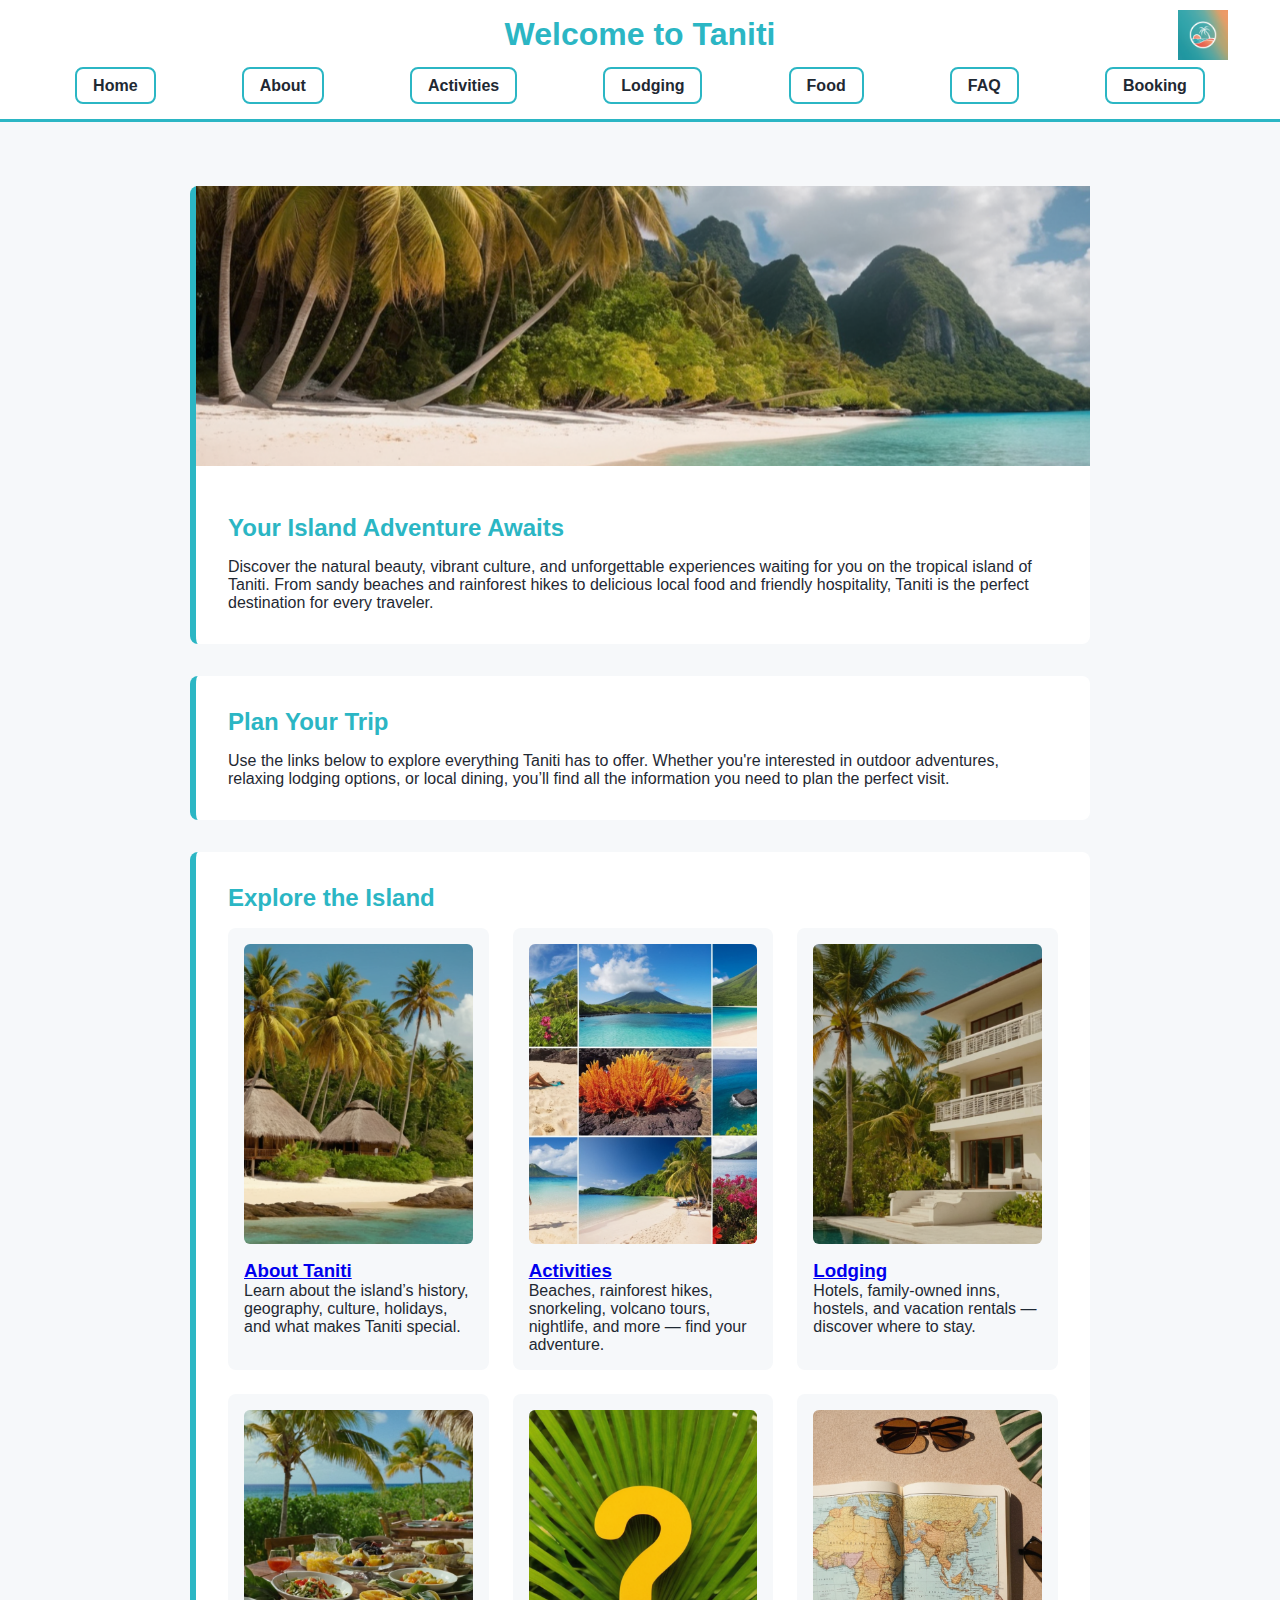
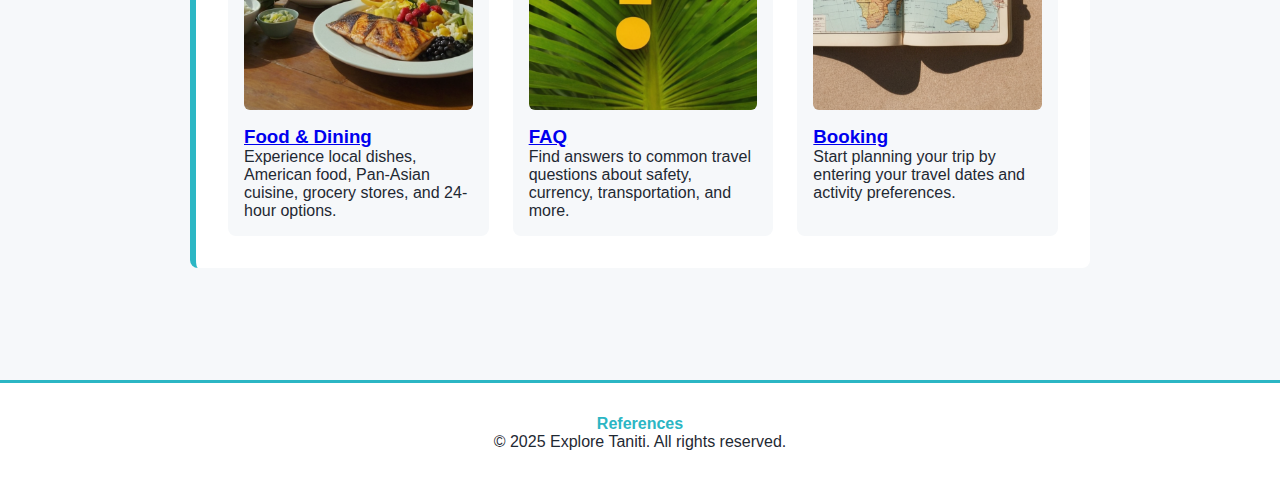
<file: index.html>
<!DOCTYPE html>
<html lang="en">
<head>
    <meta charset="UTF-8">
    <meta name="viewport" content="width=device-width, initial-scale=1.0">
    <title>Explore Taniti</title>
    <link rel="stylesheet" href="styles.css">
</head>
<body>

<header>
    <div class="title-box">
        <h1 class="site-title">Welcome to Taniti</h1>
        <img src="assets/logo.png" alt="Taniti Logo" class="logo-img">
    </div>

    <nav>
        <ul class="nav-links">
            <li><a href="index.html" class="bordered-link">Home</a></li>
            <li><a href="about.html" class="bordered-link">About</a></li>
            <li><a href="activities.html" class="bordered-link">Activities</a></li>
            <li><a href="lodging.html" class="bordered-link">Lodging</a></li>
            <li><a href="food.html" class="bordered-link">Food</a></li>
            <li><a href="faq.html" class="bordered-link">FAQ</a></li>
            <li><a href="booking.html" class="bordered-link">Booking</a></li>    
        </ul>
    </nav>
</header>

<main>

    <!-- HERO SECTION -->
    <section class="info-section" style="padding: 0;">
        <img src="assets/hero.png" alt="Taniti Island Scenic View" class="activity-img" style="height: 280px; border-radius: 0;">
        <div style="padding: 2rem;">
            <h2>Your Island Adventure Awaits</h2>
            <p>
                Discover the natural beauty, vibrant culture, and unforgettable experiences waiting for you on 
                the tropical island of Taniti. From sandy beaches and rainforest hikes to delicious local food 
                and friendly hospitality, Taniti is the perfect destination for every traveler.
            </p>
        </div>
    </section>

    <!-- QUICK OVERVIEW SECTION -->
    <section class="info-section">
        <h2>Plan Your Trip</h2>
        <p>
            Use the links below to explore everything Taniti has to offer. Whether you're interested in outdoor 
            adventures, relaxing lodging options, or local dining, you’ll find all the information you need to plan 
            the perfect visit.
        </p>
    </section>

    <!-- QUICK-LINK CARDS -->
    <section class="info-section">
        <h2>Explore the Island</h2>

        <div class="info-grid">

            <div class="info-card">
                <img src="assets/home-about.png" class="activity-img" alt="About Taniti">
                <h3><a href="about.html">About Taniti</a></h3>
                <p>
                    Learn about the island’s history, geography, culture, holidays, and what makes Taniti special.
                </p>
            </div>

            <div class="info-card">
                <img src="assets/home-activities.png" class="activity-img" alt="Taniti Activities">
                <h3><a href="activities.html">Activities</a></h3>
                <p>
                    Beaches, rainforest hikes, snorkeling, volcano tours, nightlife, and more — find your adventure.
                </p>
            </div>

            <div class="info-card">
                <img src="assets/home-lodging.png" class="activity-img" alt="Taniti Lodging">
                <h3><a href="lodging.html">Lodging</a></h3>
                <p>
                    Hotels, family-owned inns, hostels, and vacation rentals — discover where to stay.
                </p>
            </div>

            <div class="info-card">
                <img src="assets/home-food.png" class="activity-img" alt="Taniti Food">
                <h3><a href="food.html">Food & Dining</a></h3>
                <p>
                    Experience local dishes, American food, Pan-Asian cuisine, grocery stores, and 24-hour options.
                </p>
            </div>

            <div class="info-card">
                <img src="assets/home-faq.png" class="activity-img" alt="FAQ">
                <h3><a href="faq.html">FAQ</a></h3>
                <p>
                    Find answers to common travel questions about safety, currency, transportation, and more.
                </p>
            </div>

            <div class="info-card">
                <img src="assets/home-booking.png" class="activity-img" alt="Booking">
                <h3><a href="booking.html">Booking</a></h3>
                <p>
                    Start planning your trip by entering your travel dates and activity preferences.
                </p>
            </div>

        </div>
    </section>

</main>

<footer>
    <a href="references.html">References</a>
    <p>&copy; 2025 Explore Taniti. All rights reserved.</p>
</footer>

</body>
</html>
</file>
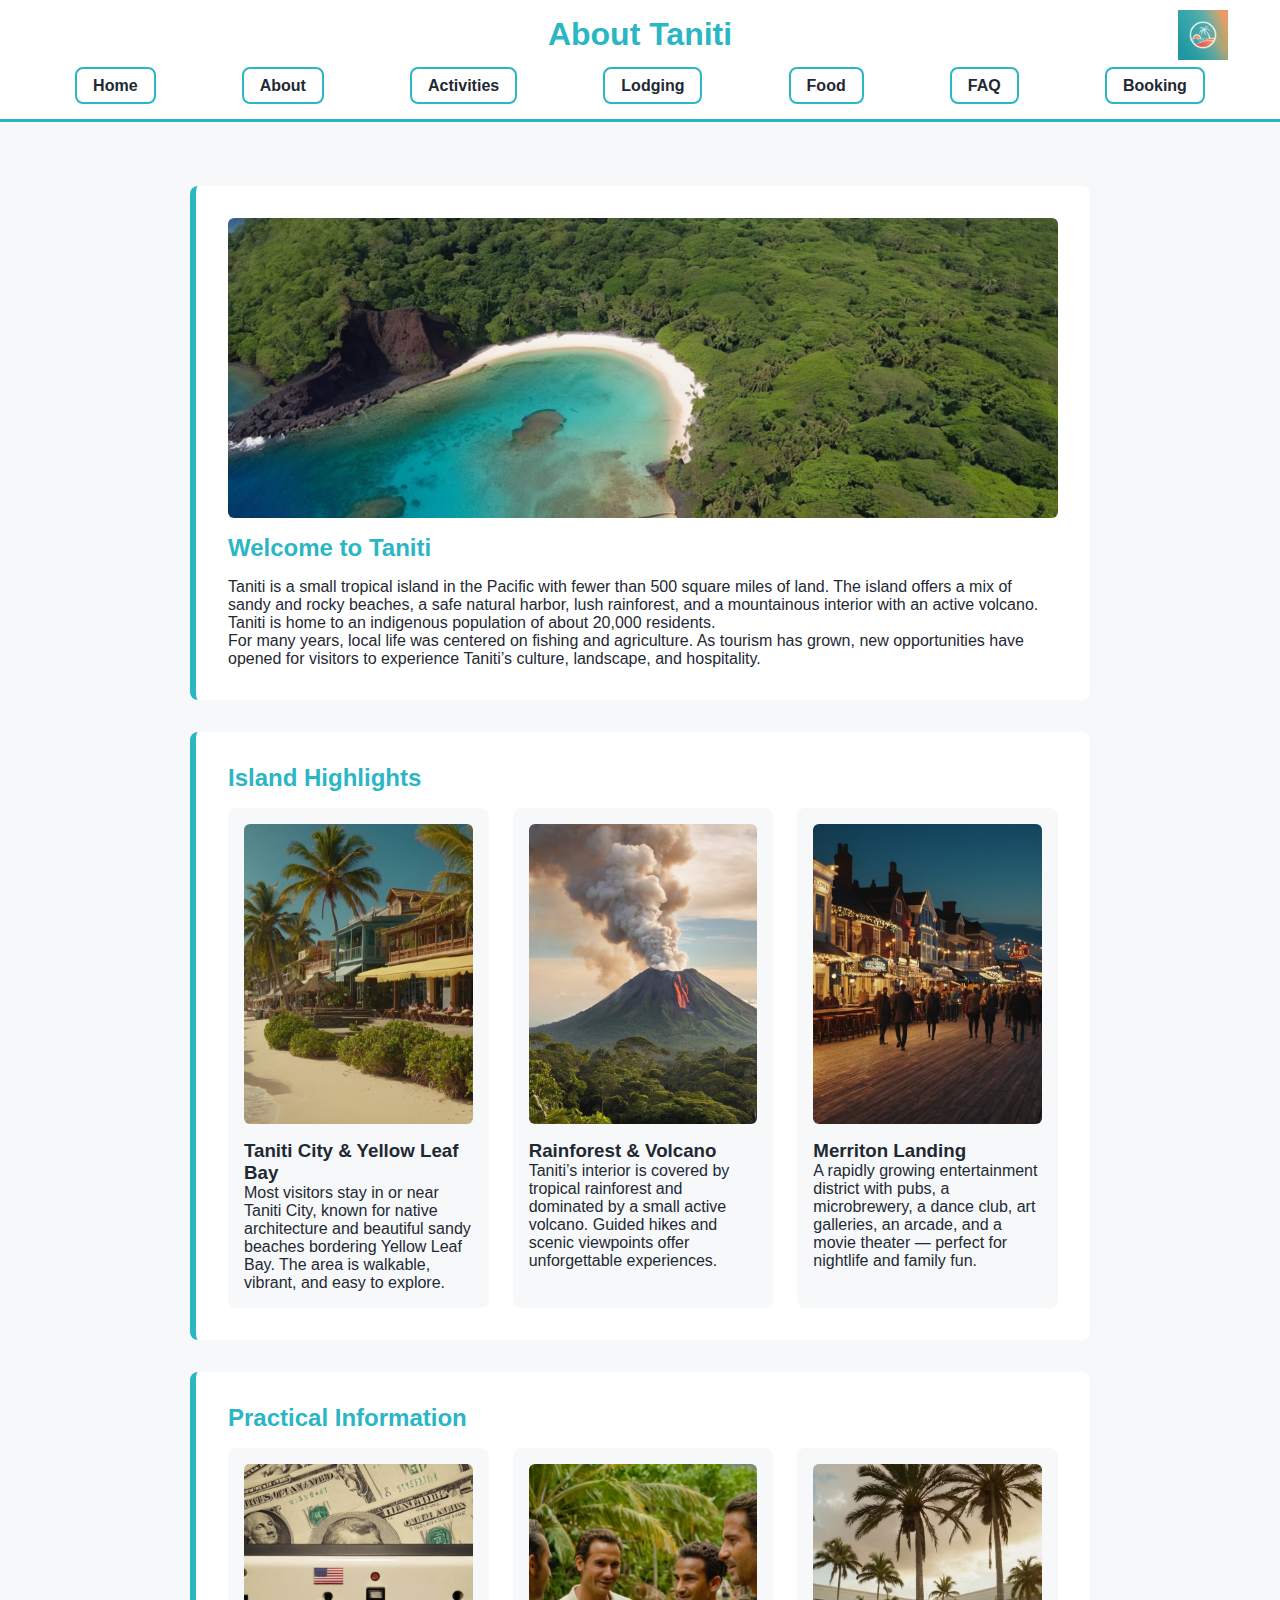
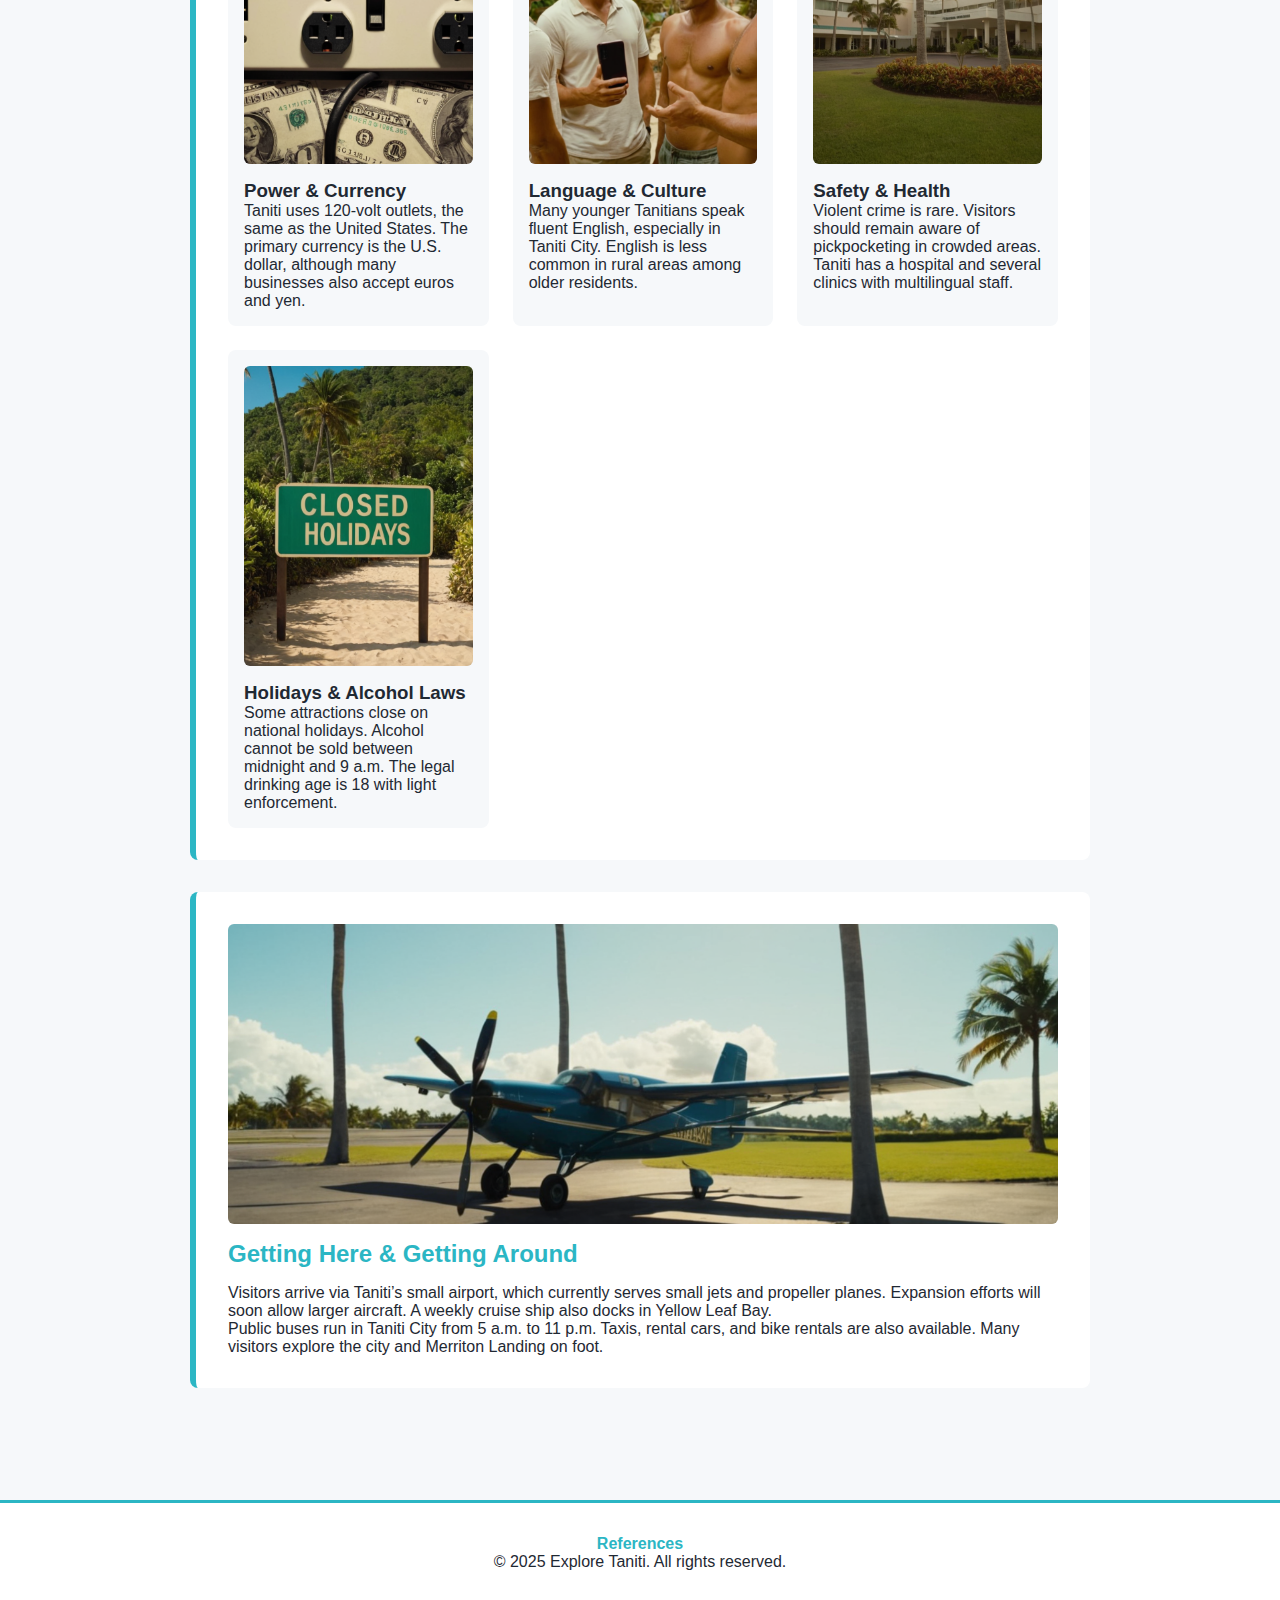
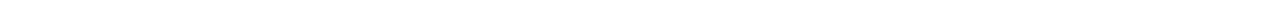
<file: about.html>
<!DOCTYPE html>
<html lang="en">
<head>
    <meta charset="UTF-8">
    <meta name="viewport" content="width=device-width, initial-scale=1.0">
    <title>About Taniti</title>
    <link rel="stylesheet" href="styles.css">
</head>
<body>

<header>
    <div class="title-box">
        <h1 class="site-title">About Taniti</h1>
        <img src="assets/logo.png" alt="Taniti Logo" class="logo-img">
    </div>

    <nav>
        <ul class="nav-links">
            <li><a href="index.html" class="bordered-link">Home</a></li>
            <li><a href="about.html" class="bordered-link">About</a></li>
            <li><a href="activities.html" class="bordered-link">Activities</a></li>
            <li><a href="lodging.html" class="bordered-link">Lodging</a></li>
            <li><a href="food.html" class="bordered-link">Food</a></li>
            <li><a href="faq.html" class="bordered-link">FAQ</a></li>
            <li><a href="booking.html" class="bordered-link">Booking</a></li>       
        </ul>
    </nav>
</header>

<main>

    <!-- SECTION 1: Welcome -->
    <section class="info-section">
        <img src="assets/about-island.png" alt="Taniti Island Overview" class="activity-img">
        <h2>Welcome to Taniti</h2>
        <p>
            Taniti is a small tropical island in the Pacific with fewer than 500 square miles of land.
            The island offers a mix of sandy and rocky beaches, a safe natural harbor, lush rainforest,
            and a mountainous interior with an active volcano. Taniti is home to an indigenous population
            of about 20,000 residents.
        </p>
        <p>
            For many years, local life was centered on fishing and agriculture. As tourism has grown,
            new opportunities have opened for visitors to experience Taniti’s culture, landscape, and
            hospitality.
        </p>
    </section>

    <!-- SECTION 2: Island Highlights -->
    <section class="info-section">
        <h2>Island Highlights</h2>

        <div class="info-grid">

            <div class="info-card">
                <img src="assets/taniti-city.png" alt="Taniti City" class="activity-img">
                <h3>Taniti City & Yellow Leaf Bay</h3>
                <p>
                    Most visitors stay in or near Taniti City, known for native architecture and beautiful
                    sandy beaches bordering Yellow Leaf Bay. The area is walkable, vibrant, and easy to explore.
                </p>
            </div>

            <div class="info-card">
                <img src="assets/volcano.png" alt="Rainforest and Volcano" class="activity-img">
                <h3>Rainforest & Volcano</h3>
                <p>
                    Taniti’s interior is covered by tropical rainforest and dominated by a small active
                    volcano. Guided hikes and scenic viewpoints offer unforgettable experiences.
                </p>
            </div>

            <div class="info-card">
                <img src="assets/merriton-landing.png" alt="Merriton Landing" class="activity-img">
                <h3>Merriton Landing</h3>
                <p>
                    A rapidly growing entertainment district with pubs, a microbrewery, a dance club, art
                    galleries, an arcade, and a movie theater — perfect for nightlife and family fun.
                </p>
            </div>

        </div>
    </section>

    <!-- SECTION 3: Practical Information -->
    <section class="info-section">
        <h2>Practical Information</h2>

        <div class="info-grid">

            <div class="info-card">
                <img src="assets/power-currency.png" alt="Power and Currency" class="activity-img">
                <h3>Power & Currency</h3>
                <p>
                    Taniti uses 120-volt outlets, the same as the United States. The primary currency is the 
                    U.S. dollar, although many businesses also accept euros and yen.
                </p>
            </div>

            <div class="info-card">
                <img src="assets/language.png" alt="Language and Culture" class="activity-img">
                <h3>Language & Culture</h3>
                <p>
                    Many younger Tanitians speak fluent English, especially in Taniti City. English is less
                    common in rural areas among older residents.
                </p>
            </div>

            <div class="info-card">
                <img src="assets/health-safety.png" alt="Health and Safety" class="activity-img">
                <h3>Safety & Health</h3>
                <p>
                    Violent crime is rare. Visitors should remain aware of pickpocketing in crowded areas.
                    Taniti has a hospital and several clinics with multilingual staff.
                </p>
            </div>

            <div class="info-card">
                <img src="assets/holiday-closed.png" alt="Holiday Closures and Alcohol Laws" class="activity-img">
                <h3>Holidays & Alcohol Laws</h3>
                <p>
                    Some attractions close on national holidays. Alcohol cannot be sold between midnight 
                    and 9 a.m. The legal drinking age is 18 with light enforcement.
                </p>
            </div>

        </div>
    </section>

    <!-- SECTION 4: Getting Here -->
    <section class="info-section">
        <img src="assets/airport.png" alt="Taniti Airport" class="activity-img">
        <h2>Getting Here & Getting Around</h2>
        <p>
            Visitors arrive via Taniti’s small airport, which currently serves small jets and propeller 
            planes. Expansion efforts will soon allow larger aircraft. A weekly cruise ship also docks 
            in Yellow Leaf Bay.
        </p>
        <p>
            Public buses run in Taniti City from 5 a.m. to 11 p.m. Taxis, rental cars, and bike rentals 
            are also available. Many visitors explore the city and Merriton Landing on foot.
        </p>
    </section>

</main>

<footer>
    <a href="references.html">References</a>
    <p>&copy; 2025 Explore Taniti. All rights reserved.</p>
</footer>

</body>
</html>
</file>
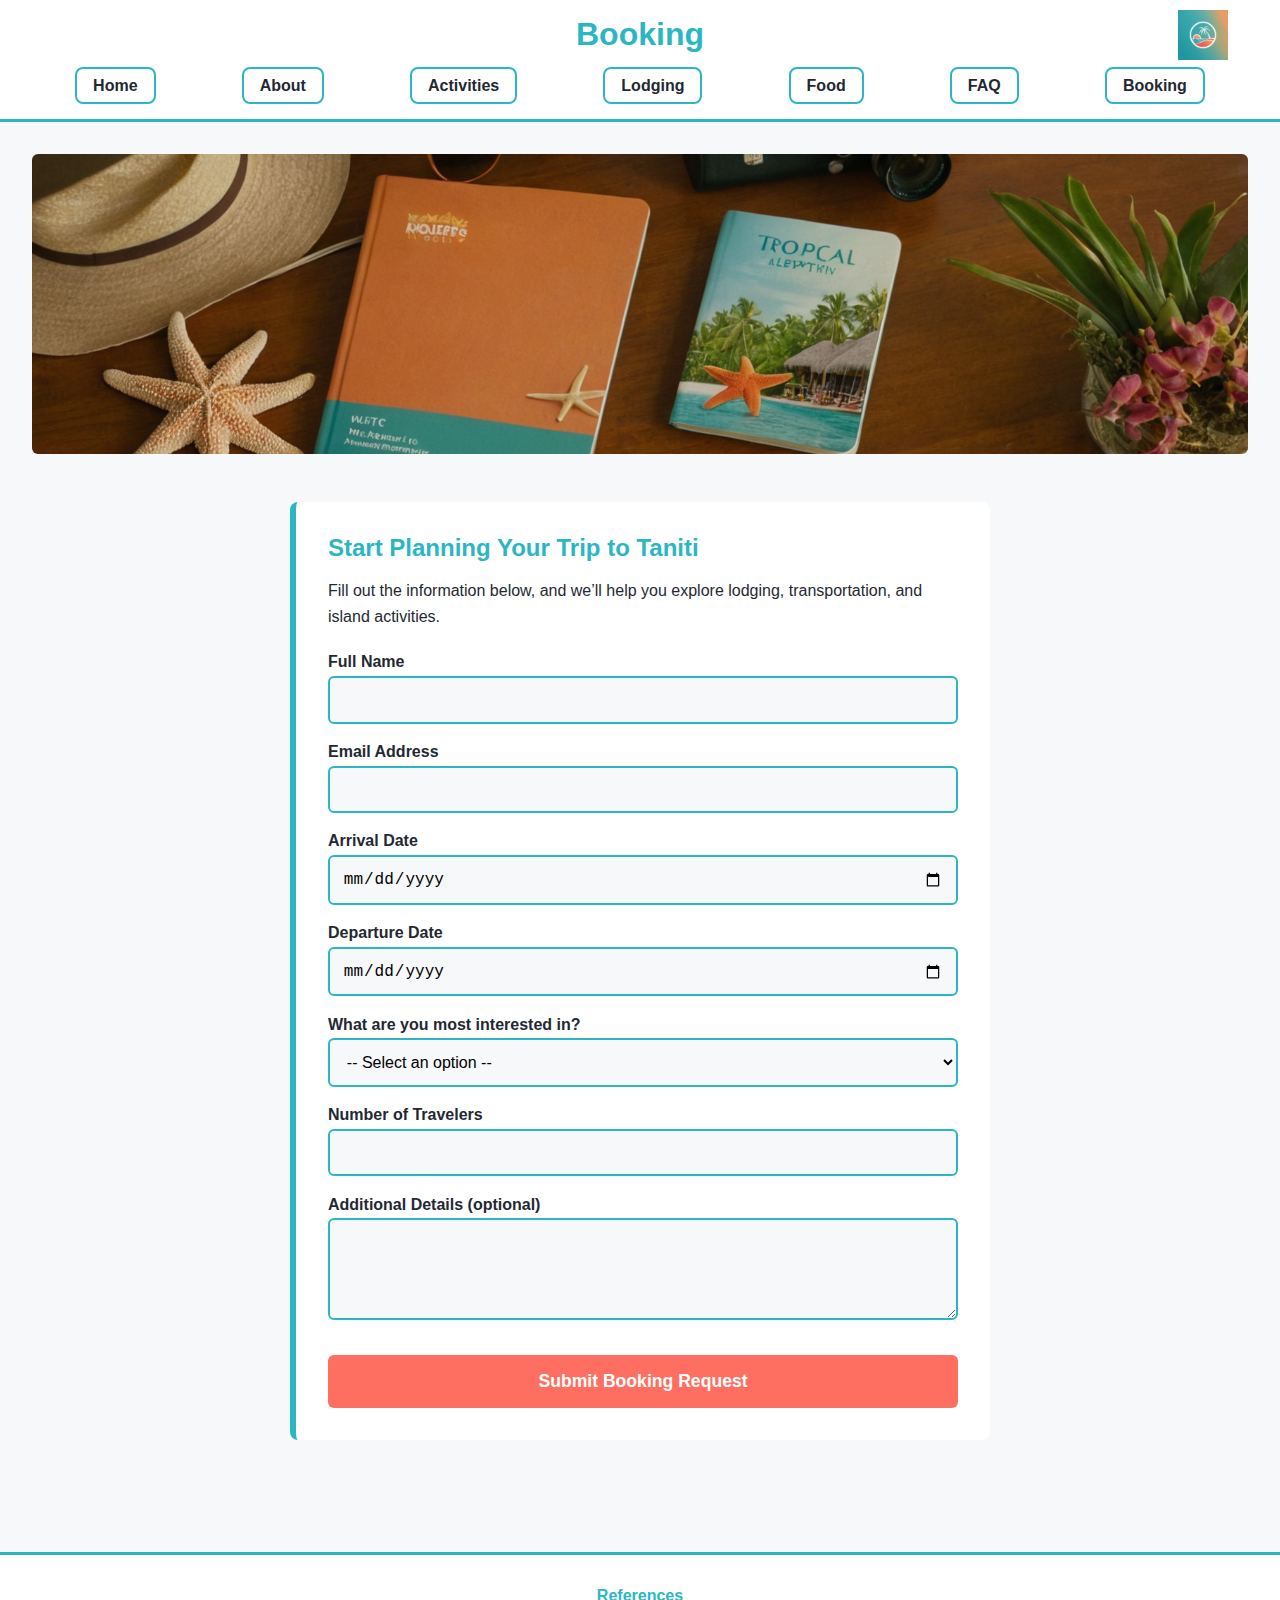
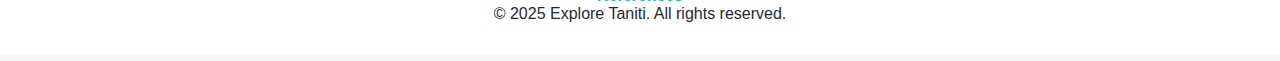
<file: booking.html>
<!DOCTYPE html>
<html lang="en">
<head>
    <meta charset="UTF-8">
    <meta name="viewport" content="width=device-width, initial-scale=1.0">
    <title>Booking</title>
    <link rel="stylesheet" href="styles.css">
</head>
<body>

    <header>
        <div class="title-box">
            <h1 class="site-title">Booking</h1>
            <img src="assets/logo.png" alt="Taniti Logo" class="logo-img">
        </div>
        <nav>
            <ul class="nav-links">
                <li><a href="index.html" class="bordered-link">Home</a></li>
            <li><a href="about.html" class="bordered-link">About</a></li>
            <li><a href="activities.html" class="bordered-link">Activities</a></li>
            <li><a href="lodging.html" class="bordered-link">Lodging</a></li>
            <li><a href="food.html" class="bordered-link">Food</a></li>
            <li><a href="faq.html" class="bordered-link">FAQ</a></li>
            <li><a href="booking.html" class="bordered-link">Booking</a></li>        
            </ul>
            
        </nav>
    </header>
    <main>
        <img src="assets/booking-header.png" alt="Booking Header" class="activity-img">

        <section class="booking-section">
        <h2>Start Planning Your Trip to Taniti</h2>
        <p>Fill out the information below, and we’ll help you explore lodging, transportation, and island activities.</p>

        <form class="booking-form">

            <!-- TRAVELER INFO -->
            <div class="form-group">
                <label for="fullname">Full Name</label>
                <input type="text" id="fullname" name="fullname" required>
            </div>

            <div class="form-group">
                <label for="email">Email Address</label>
                <input type="email" id="email" name="email" required>
            </div>

            <!-- TRAVEL DATES -->
            <div class="form-group">
                <label for="arrival">Arrival Date</label>
                <input type="date" id="arrival" name="arrival" required>
            </div>

            <div class="form-group">
                <label for="departure">Departure Date</label>
                <input type="date" id="departure" name="departure" required>
            </div>

            <!-- ISLAND INTERESTS -->
            <div class="form-group">
                <label for="interests">What are you most interested in?</label>
                <select id="interests" name="interests" required>
                    <option value="">-- Select an option --</option>
                    <option value="beaches">Beaches</option>
                    <option value="volcano">Volcano Tours</option>
                    <option value="rainforest">Rainforest Hikes</option>
                    <option value="snorkeling">Snorkeling</option>
                    <option value="merriton">Merriton Landing (Pubs, Brewery, Gallery)</option>
                    <option value="family">Family Activities</option>
                </select>
            </div>

            <div class="form-group">
                <label for="travelers">Number of Travelers</label>
                <input type="number" id="travelers" name="travelers" min="1" required>
            </div>

            <!-- ADDITIONAL NOTES -->
            <div class="form-group">
                <label for="notes">Additional Details (optional)</label>
                <textarea id="notes" name="notes" rows="4"></textarea>
            </div>

            <button type="submit" class="submit-btn">Submit Booking Request</button>

        </form>
    </section>
    </main>

    <footer>
        <a href="references.html">References</a>
        <p>&copy; 2025 Explore Taniti. All rights reserved.</p>
    </footer>

</body>
</html>
</file>
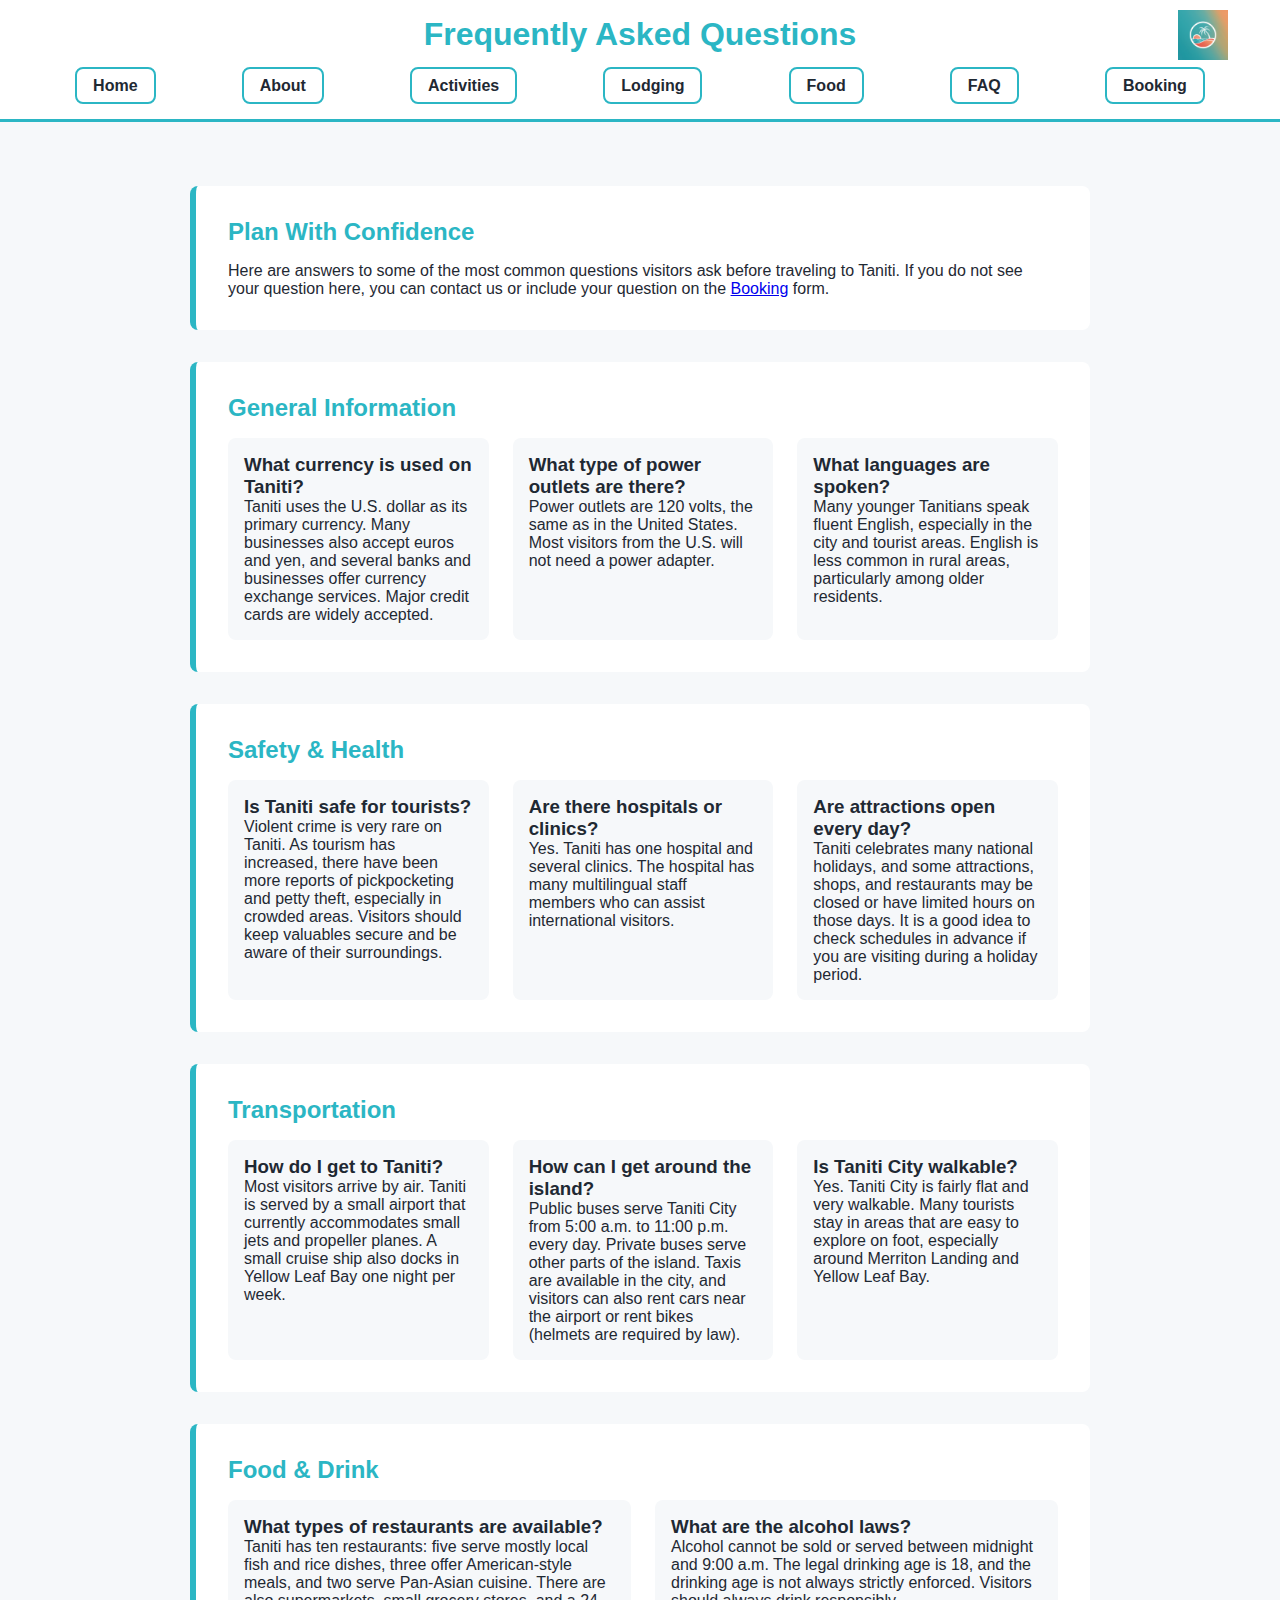
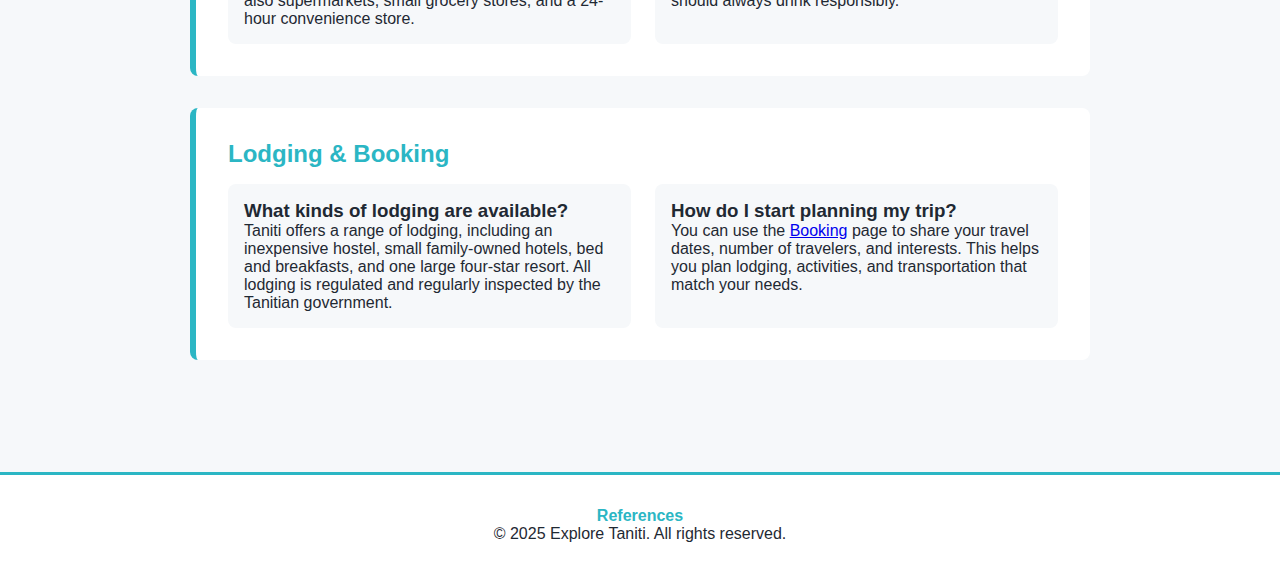
<file: faq.html>
<!DOCTYPE html>
<html lang="en">
<head>
    <meta charset="UTF-8">
    <meta name="viewport" content="width=device-width, initial-scale=1.0">
    <title>FAQ | Taniti</title>
    <link rel="stylesheet" href="styles.css">
</head>
<body>

<header>
    <div class="title-box">
        <h1 class="site-title">Frequently Asked Questions</h1>
        <img src="assets/logo.png" alt="Taniti Logo" class="logo-img">
    </div>

    <nav>
        <ul class="nav-links">
            <li><a href="index.html" class="bordered-link">Home</a></li>
            <li><a href="about.html" class="bordered-link">About</a></li>
            <li><a href="activities.html" class="bordered-link">Activities</a></li>
            <li><a href="lodging.html" class="bordered-link">Lodging</a></li>
            <li><a href="food.html" class="bordered-link">Food</a></li>
            <li><a href="faq.html" class="bordered-link">FAQ</a></li>
            <li><a href="booking.html" class="bordered-link">Booking</a></li>        
        </ul>
    </nav>
</header>

<main>

    <!-- INTRO -->
    <section class="info-section">
        <h2>Plan With Confidence</h2>
        <p>
            Here are answers to some of the most common questions visitors ask before traveling to Taniti.
            If you do not see your question here, you can contact us or include your question on the
            <a href="booking.html">Booking</a> form.
        </p>
    </section>

    <!-- GENERAL INFO -->
    <section class="info-section">
        <h2>General Information</h2>
        <div class="info-grid">

            <div class="info-card">
                <h3>What currency is used on Taniti?</h3>
                <p>
                    Taniti uses the U.S. dollar as its primary currency. Many businesses also accept euros and yen,
                    and several banks and businesses offer currency exchange services. Major credit cards are widely accepted.
                </p>
            </div>

            <div class="info-card">
                <h3>What type of power outlets are there?</h3>
                <p>
                    Power outlets are 120 volts, the same as in the United States. Most visitors from the U.S. will
                    not need a power adapter.
                </p>
            </div>

            <div class="info-card">
                <h3>What languages are spoken?</h3>
                <p>
                    Many younger Tanitians speak fluent English, especially in the city and tourist areas. English is
                    less common in rural areas, particularly among older residents.
                </p>
            </div>

        </div>
    </section>

    <!-- SAFETY & HEALTH -->
    <section class="info-section">
        <h2>Safety & Health</h2>
        <div class="info-grid">

            <div class="info-card">
                <h3>Is Taniti safe for tourists?</h3>
                <p>
                    Violent crime is very rare on Taniti. As tourism has increased, there have been more reports of
                    pickpocketing and petty theft, especially in crowded areas. Visitors should keep valuables secure
                    and be aware of their surroundings.
                </p>
            </div>

            <div class="info-card">
                <h3>Are there hospitals or clinics?</h3>
                <p>
                    Yes. Taniti has one hospital and several clinics. The hospital has many multilingual staff members
                    who can assist international visitors.
                </p>
            </div>

            <div class="info-card">
                <h3>Are attractions open every day?</h3>
                <p>
                    Taniti celebrates many national holidays, and some attractions, shops, and restaurants may be
                    closed or have limited hours on those days. It is a good idea to check schedules in advance if
                    you are visiting during a holiday period.
                </p>
            </div>

        </div>
    </section>

    <!-- TRANSPORTATION -->
    <section class="info-section">
        <h2>Transportation</h2>
        <div class="info-grid">

            <div class="info-card">
                <h3>How do I get to Taniti?</h3>
                <p>
                    Most visitors arrive by air. Taniti is served by a small airport that currently accommodates
                    small jets and propeller planes. A small cruise ship also docks in Yellow Leaf Bay one night per week.
                </p>
            </div>

            <div class="info-card">
                <h3>How can I get around the island?</h3>
                <p>
                    Public buses serve Taniti City from 5:00 a.m. to 11:00 p.m. every day. Private buses serve
                    other parts of the island. Taxis are available in the city, and visitors can also rent cars
                    near the airport or rent bikes (helmets are required by law).
                </p>
            </div>

            <div class="info-card">
                <h3>Is Taniti City walkable?</h3>
                <p>
                    Yes. Taniti City is fairly flat and very walkable. Many tourists stay in areas that are easy
                    to explore on foot, especially around Merriton Landing and Yellow Leaf Bay.
                </p>
            </div>

        </div>
    </section>

    <!-- FOOD & DRINK -->
    <section class="info-section">
        <h2>Food & Drink</h2>
        <div class="info-grid">

            <div class="info-card">
                <h3>What types of restaurants are available?</h3>
                <p>
                    Taniti has ten restaurants: five serve mostly local fish and rice dishes, three offer
                    American-style meals, and two serve Pan-Asian cuisine. There are also supermarkets, small
                    grocery stores, and a 24-hour convenience store.
                </p>
            </div>

            <div class="info-card">
                <h3>What are the alcohol laws?</h3>
                <p>
                    Alcohol cannot be sold or served between midnight and 9:00 a.m. The legal drinking age is 18,
                    and the drinking age is not always strictly enforced. Visitors should always drink responsibly.
                </p>
            </div>

        </div>
    </section>

    <!-- LODGING & BOOKING -->
    <section class="info-section">
        <h2>Lodging & Booking</h2>
        <div class="info-grid">

            <div class="info-card">
                <h3>What kinds of lodging are available?</h3>
                <p>
                    Taniti offers a range of lodging, including an inexpensive hostel, small family-owned hotels,
                    bed and breakfasts, and one large four-star resort. All lodging is regulated and regularly
                    inspected by the Tanitian government.
                </p>
            </div>

            <div class="info-card">
                <h3>How do I start planning my trip?</h3>
                <p>
                    You can use the <a href="booking.html">Booking</a> page to share your travel dates,
                    number of travelers, and interests. This helps you plan lodging, activities, and transportation
                    that match your needs.
                </p>
            </div>

        </div>
    </section>

</main>

<footer>
    <a href="references.html">References</a>
    <p>&copy; 2025 Explore Taniti. All rights reserved.</p>
</footer>

</body>
</html>
</file>
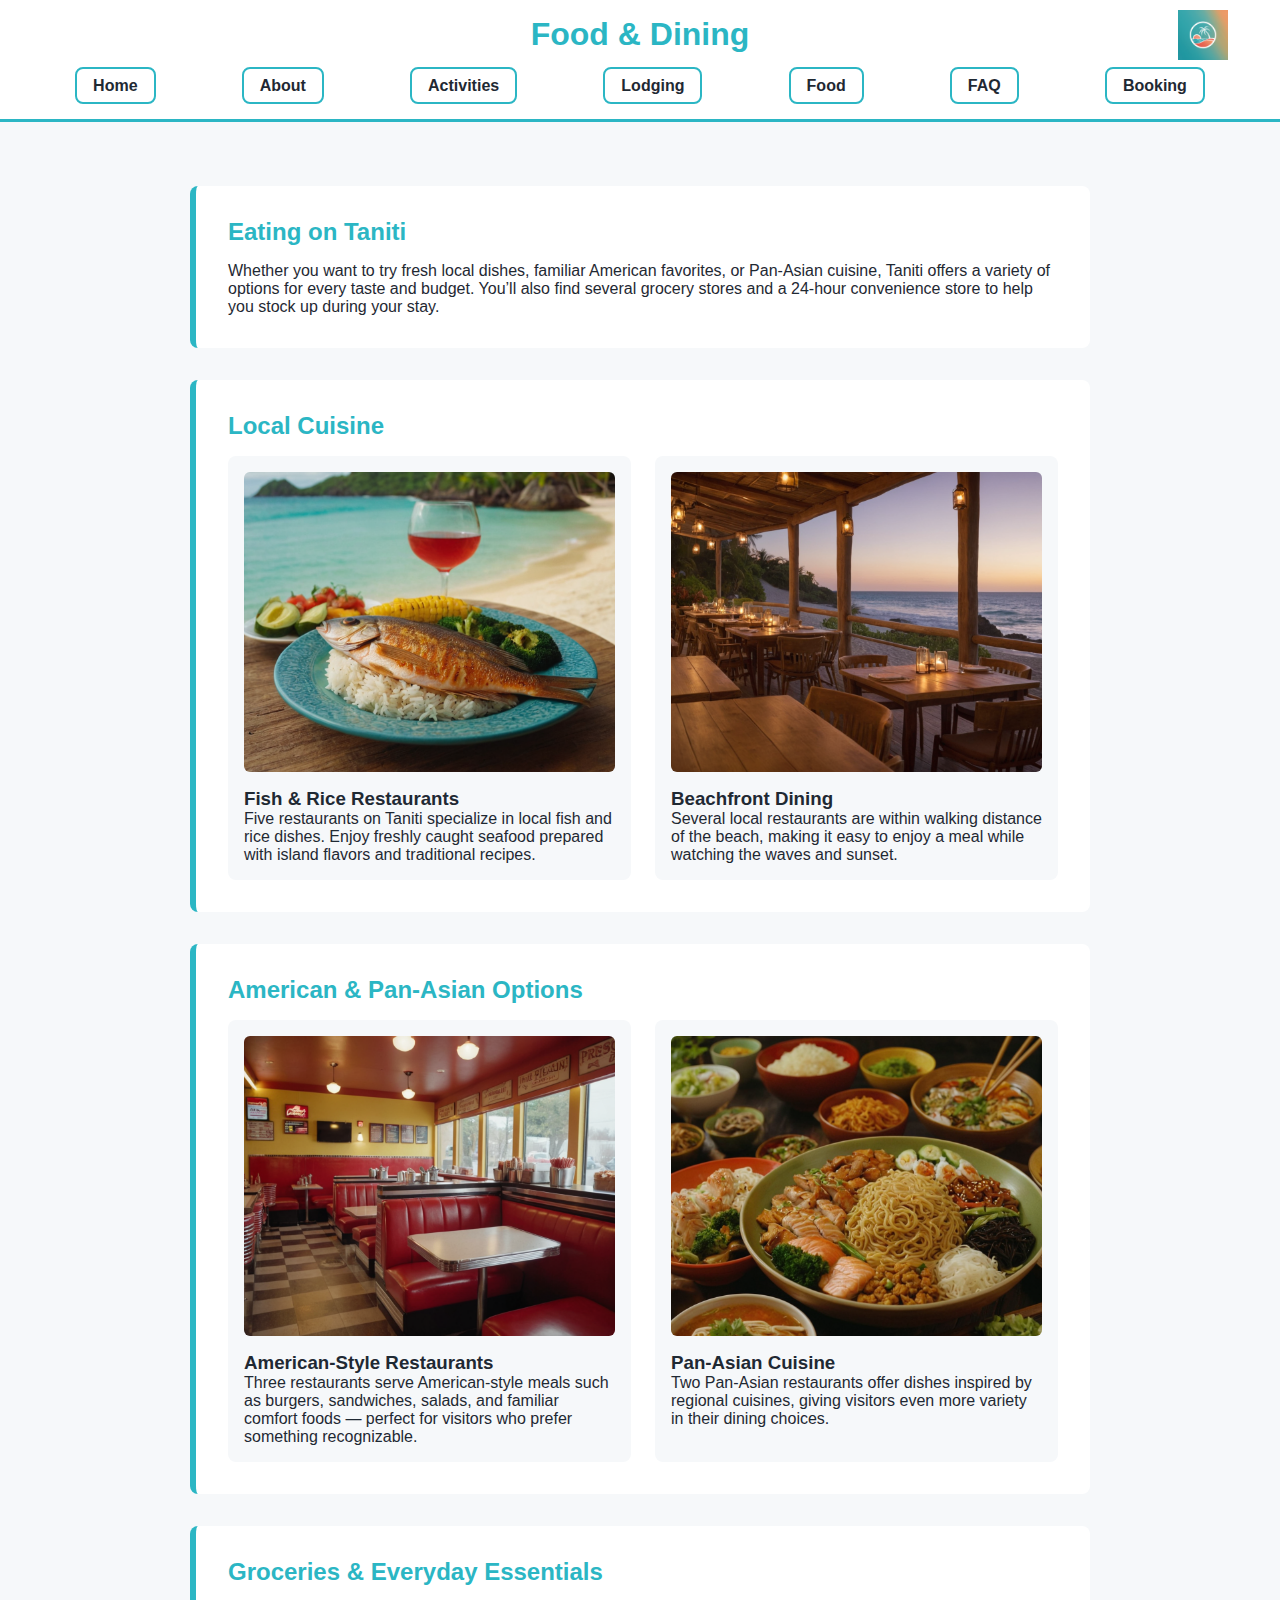
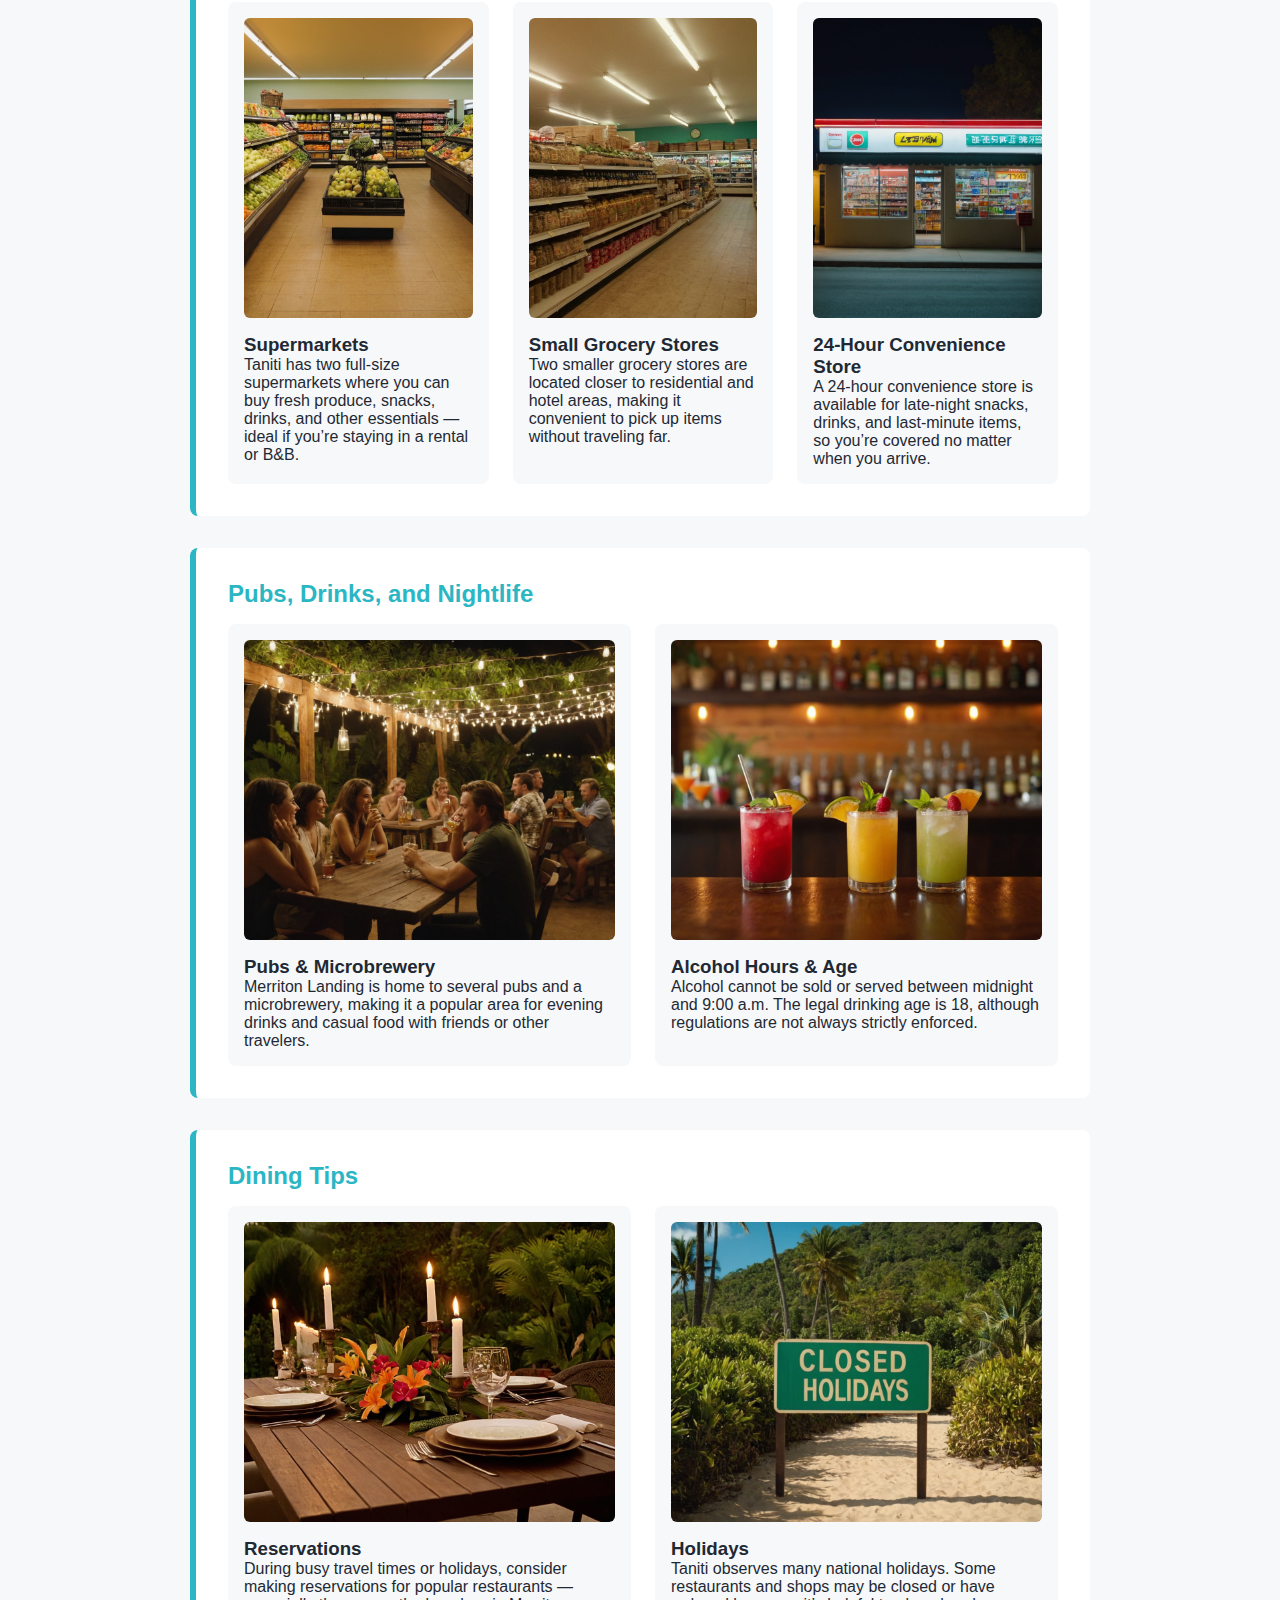
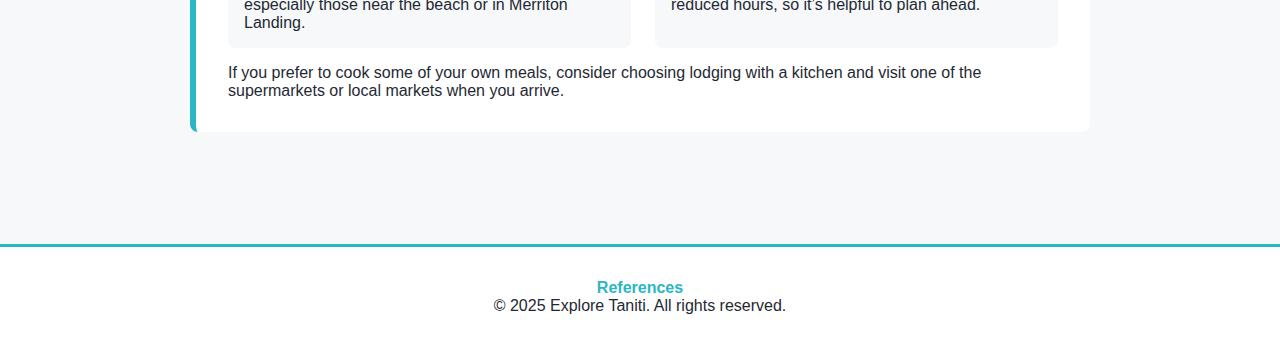
<file: food.html>
<!DOCTYPE html>
<html lang="en">
<head>
    <meta charset="UTF-8">
    <meta name="viewport" content="width=device-width, initial-scale=1.0">
    <title>Food & Dining | Taniti</title>
    <link rel="stylesheet" href="styles.css">
</head>
<body>

<header>
    <div class="title-box">
        <h1 class="site-title">Food & Dining</h1>
        <img src="assets/logo.png" alt="Taniti Logo" class="logo-img">
    </div>

    <nav>
        <ul class="nav-links">
            <li><a href="index.html" class="bordered-link">Home</a></li>
            <li><a href="about.html" class="bordered-link">About</a></li>
            <li><a href="activities.html" class="bordered-link">Activities</a></li>
            <li><a href="lodging.html" class="bordered-link">Lodging</a></li>
            <li><a href="food.html" class="bordered-link">Food</a></li>
            <li><a href="faq.html" class="bordered-link">FAQ</a></li>
            <li><a href="booking.html" class="bordered-link">Booking</a></li>       
        </ul>
    </nav>
</header>

<main>

    <!-- INTRO -->
    <section class="info-section">
        <h2>Eating on Taniti</h2>
        <p>
            Whether you want to try fresh local dishes, familiar American favorites, or Pan-Asian cuisine, 
            Taniti offers a variety of options for every taste and budget. You’ll also find several grocery 
            stores and a 24-hour convenience store to help you stock up during your stay.
        </p>
    </section>

    <!-- LOCAL CUISINE -->
    <section class="info-section">
        <h2>Local Cuisine</h2>
        <div class="info-grid">
            <div class="info-card">
                <img src="assets/local-fish.png" alt="Local fish and rice dish" class="activity-img">
                <h3>Fish & Rice Restaurants</h3>
                <p>
                    Five restaurants on Taniti specialize in local fish and rice dishes. Enjoy freshly caught 
                    seafood prepared with island flavors and traditional recipes.
                </p>
            </div>
            <div class="info-card">
                <img src="assets/beach-restaurant.png" alt="Outdoor seaside restaurant" class="activity-img">
                <h3>Beachfront Dining</h3>
                <p>
                    Several local restaurants are within walking distance of the beach, making it easy to enjoy 
                    a meal while watching the waves and sunset.
                </p>
            </div>
        </div>
    </section>

    <!-- INTERNATIONAL OPTIONS -->
    <section class="info-section">
        <h2>American & Pan-Asian Options</h2>
        <div class="info-grid">
            <div class="info-card">
                <img src="assets/american-diner.png" alt="American-style restaurant" class="activity-img">
                <h3>American-Style Restaurants</h3>
                <p>
                    Three restaurants serve American-style meals such as burgers, sandwiches, salads, and 
                    familiar comfort foods — perfect for visitors who prefer something recognizable.
                </p>
            </div>
            <div class="info-card">
                <img src="assets/pan-asian.png" alt="Pan-Asian cuisine dishes" class="activity-img">
                <h3>Pan-Asian Cuisine</h3>
                <p>
                    Two Pan-Asian restaurants offer dishes inspired by regional cuisines, giving visitors even 
                    more variety in their dining choices.
                </p>
            </div>
        </div>
    </section>

    <!-- GROCERIES -->
    <section class="info-section">
        <h2>Groceries & Everyday Essentials</h2>
        <div class="info-grid">
            <div class="info-card">
                <img src="assets/supermarket.png" alt="Supermarket interior" class="activity-img">
                <h3>Supermarkets</h3>
                <p>
                    Taniti has two full-size supermarkets where you can buy fresh produce, snacks, drinks, and 
                    other essentials — ideal if you’re staying in a rental or B&B.
                </p>
            </div>
            <div class="info-card">
                <img src="assets/small-grocery.png" alt="Small local grocery store" class="activity-img">
                <h3>Small Grocery Stores</h3>
                <p>
                    Two smaller grocery stores are located closer to residential and hotel areas, making it 
                    convenient to pick up items without traveling far.
                </p>
            </div>
            <div class="info-card">
                <img src="assets/convenience-store.png" alt="24-hour convenience store" class="activity-img">
                <h3>24-Hour Convenience Store</h3>
                <p>
                    A 24-hour convenience store is available for late-night snacks, drinks, and last-minute 
                    items, so you’re covered no matter when you arrive.
                </p>
            </div>
        </div>
    </section>

    <!-- DRINKS / PUBS -->
    <section class="info-section">
        <h2>Pubs, Drinks, and Nightlife</h2>
        <div class="info-grid">
            <div class="info-card">
                <img src="assets/pub-night.png" alt="People enjoying a pub at night" class="activity-img">
                <h3>Pubs & Microbrewery</h3>
                <p>
                    Merriton Landing is home to several pubs and a microbrewery, making it a popular area for 
                    evening drinks and casual food with friends or other travelers.
                </p>
            </div>
            <div class="info-card">
                <img src="assets/bar-counter.png" alt="Bar counter with drinks" class="activity-img">
                <h3>Alcohol Hours & Age</h3>
                <p>
                    Alcohol cannot be sold or served between midnight and 9:00 a.m. The legal drinking age is 18, 
                    although regulations are not always strictly enforced.
                </p>
            </div>
        </div>
    </section>

    <!-- TIPS -->
    <section class="info-section">
        <h2>Dining Tips</h2>
        <div class="info-grid">
            <div class="info-card">
                <img src="assets/reservation.png" alt="Making a restaurant reservation" class="activity-img">
                <h3>Reservations</h3>
                <p>
                    During busy travel times or holidays, consider making reservations for popular restaurants — 
                    especially those near the beach or in Merriton Landing.
                </p>
            </div>
            <div class="info-card">
                <img src="assets/holiday-closed.png" alt="Closed sign on a restaurant door" class="activity-img">
                <h3>Holidays</h3>
                <p>
                    Taniti observes many national holidays. Some restaurants and shops may be closed or have 
                    reduced hours, so it’s helpful to plan ahead.
                </p>
            </div>
        </div>
        <p style="margin-top: 1rem;">
            If you prefer to cook some of your own meals, consider choosing lodging with a kitchen and visit one 
            of the supermarkets or local markets when you arrive.
        </p>
    </section>

</main>

<footer>
    <a href="references.html">References</a>
    <p>&copy; 2025 Explore Taniti. All rights reserved.</p>
</footer>

</body>
</html>
</file>
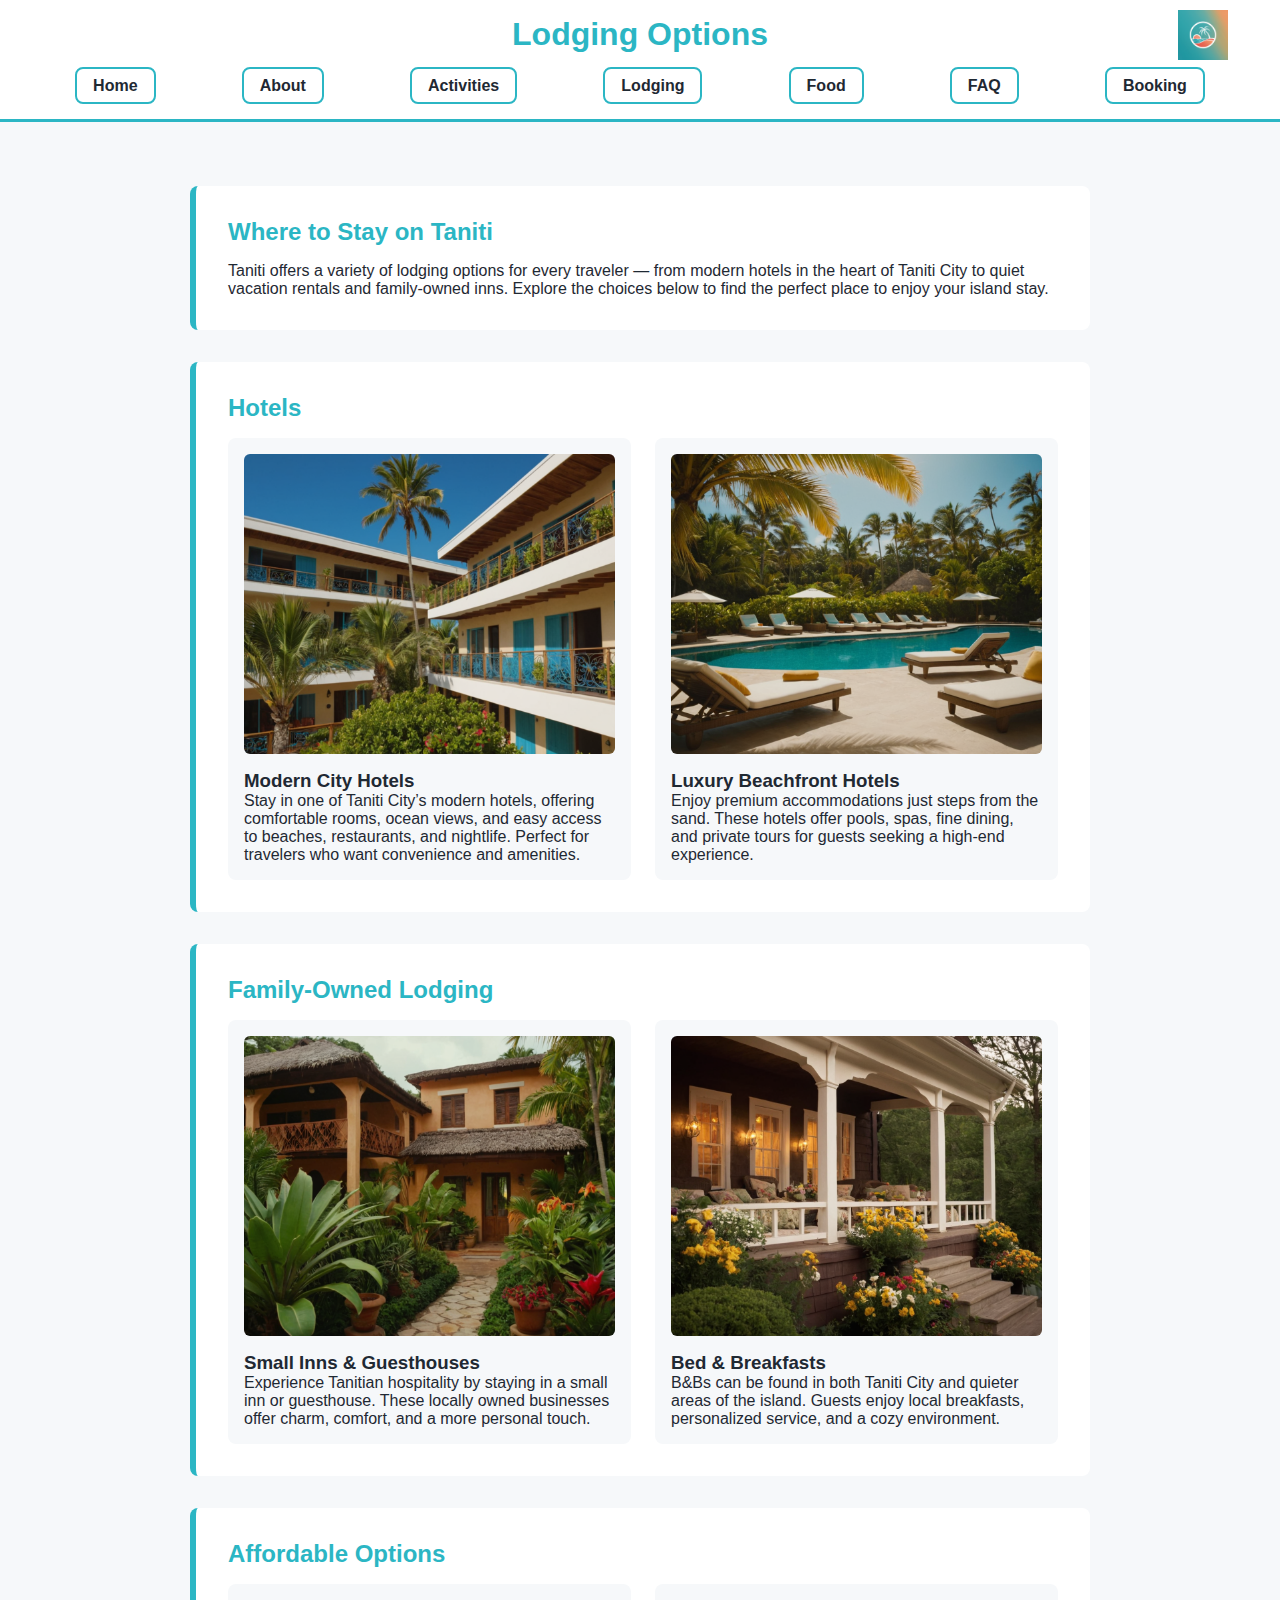
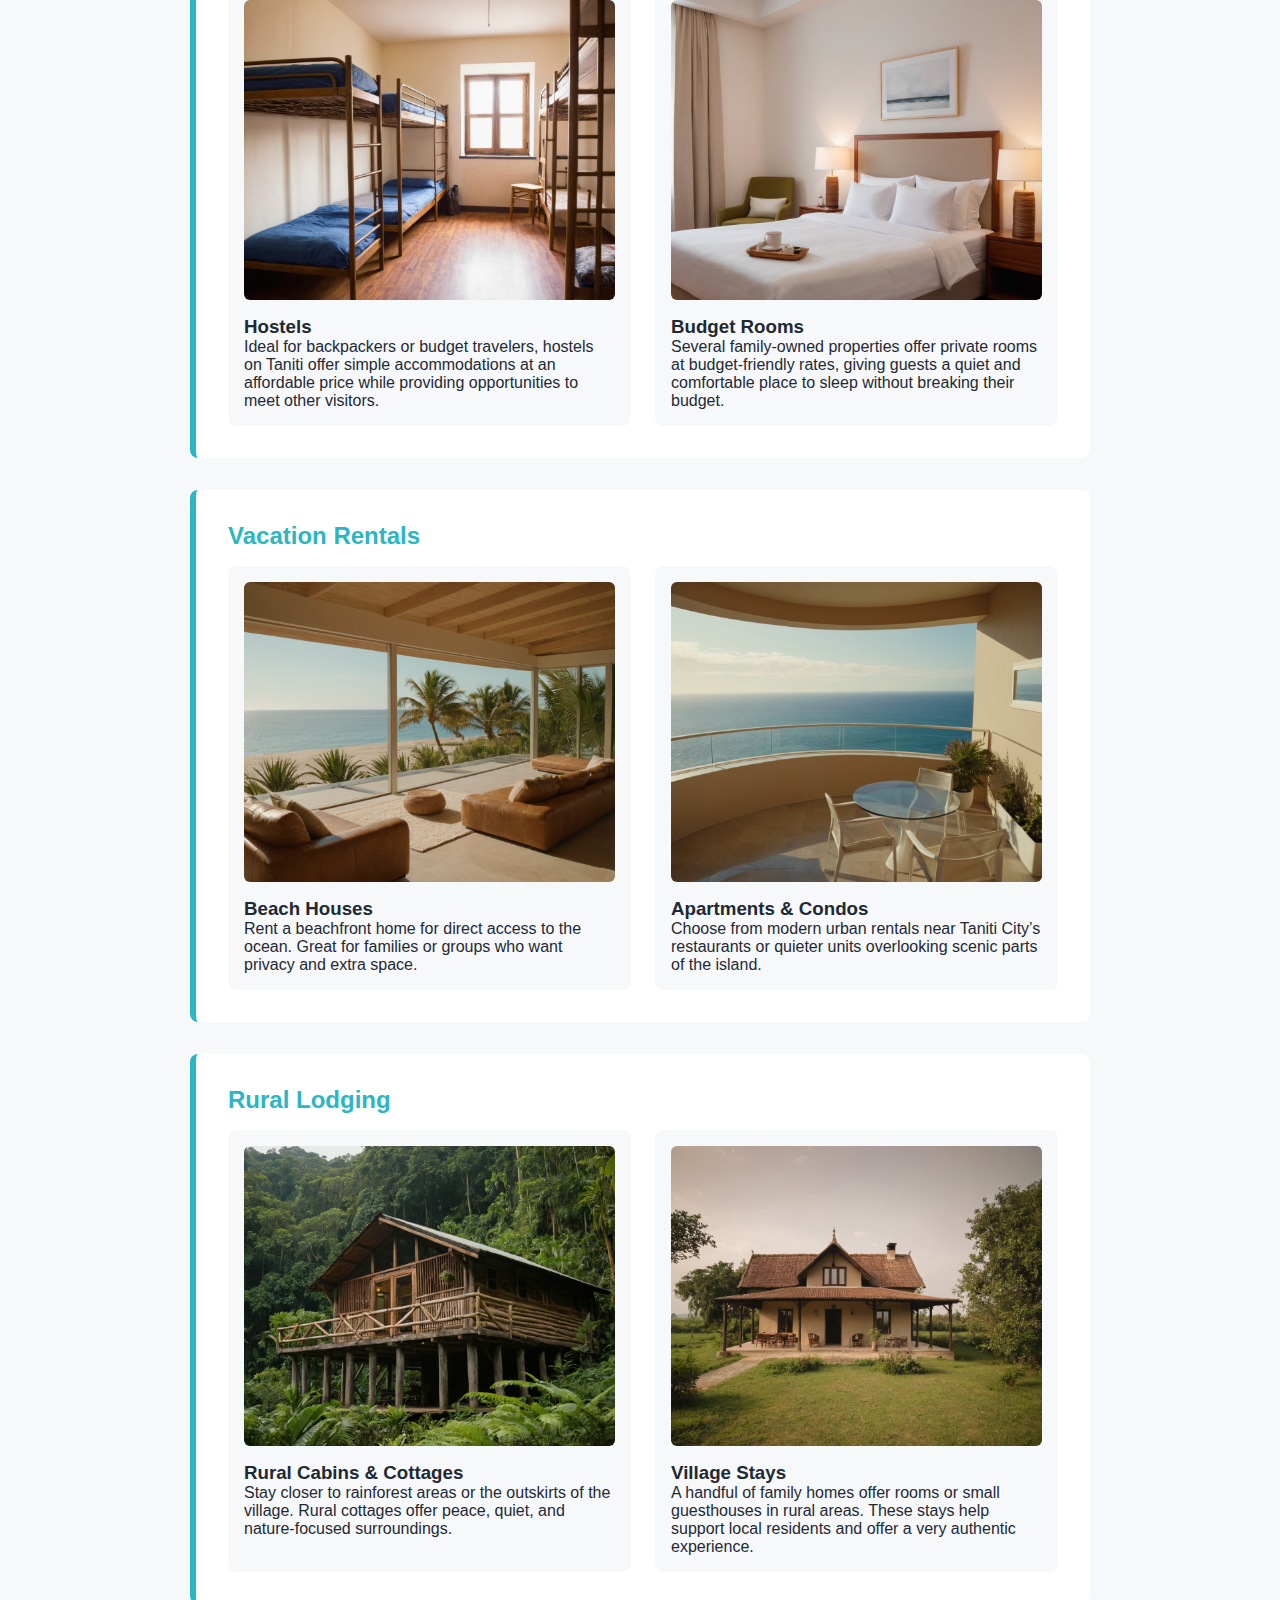
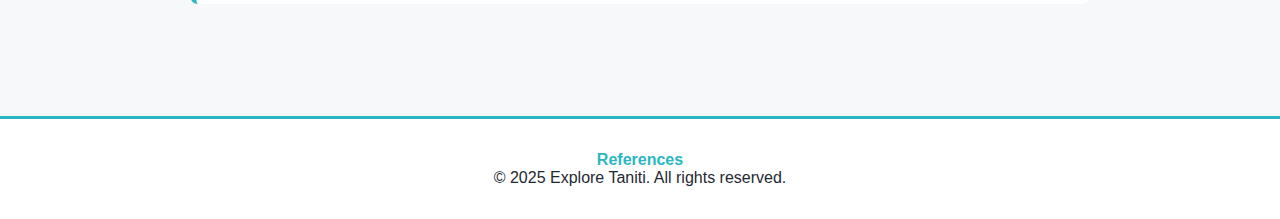
<file: lodging.html>
<!DOCTYPE html>
<html lang="en">
<head>
    <meta charset="UTF-8">
    <meta name="viewport" content="width=device-width, initial-scale=1.0">
    <title>Lodging | Taniti</title>
    <link rel="stylesheet" href="styles.css">
</head>
<body>

<header>
    <div class="title-box">
        <h1 class="site-title">Lodging Options</h1>
        <img src="assets/logo.png" alt="Taniti Logo" class="logo-img">
    </div>

    <nav>
        <ul class="nav-links">
            <li><a href="index.html" class="bordered-link">Home</a></li>
            <li><a href="about.html" class="bordered-link">About</a></li>
            <li><a href="activities.html" class="bordered-link">Activities</a></li>
            <li><a href="lodging.html" class="bordered-link">Lodging</a></li>
            <li><a href="food.html" class="bordered-link">Food</a></li>
            <li><a href="faq.html" class="bordered-link">FAQ</a></li>
            <li><a href="booking.html" class="bordered-link">Booking</a></li>      
        </ul>
    </nav>
</header>

<main>

    <!-- INTRO SECTION -->
    <section class="info-section">
        <h2>Where to Stay on Taniti</h2>
        <p>
            Taniti offers a variety of lodging options for every traveler — from modern hotels in the heart of 
            Taniti City to quiet vacation rentals and family-owned inns. Explore the choices below to find the perfect 
            place to enjoy your island stay.
        </p>
    </section>

    <!-- HOTELS -->
    <section class="info-section">
        <h2>Hotels</h2>
        <div class="info-grid">
            <div class="info-card">
                <img src="assets/hotel1.png" alt="Hotel in Taniti City" class="activity-img">
                <h3>Modern City Hotels</h3>
                <p>
                    Stay in one of Taniti City’s modern hotels, offering comfortable rooms, ocean views, and easy 
                    access to beaches, restaurants, and nightlife. Perfect for travelers who want convenience 
                    and amenities.
                </p>
            </div>

            <div class="info-card">
                <img src="assets/hotel2.png" alt="Luxury hotel near Yellow Leaf Bay" class="activity-img">
                <h3>Luxury Beachfront Hotels</h3>
                <p>
                    Enjoy premium accommodations just steps from the sand. These hotels offer pools, spas, fine dining, 
                    and private tours for guests seeking a high-end experience.
                </p>
            </div>
        </div>
    </section>

    <!-- FAMILY OWNED -->
    <section class="info-section">
        <h2>Family-Owned Lodging</h2>
        <div class="info-grid">
            <div class="info-card">
                <img src="assets/inn.png" alt="Family-owned inn" class="activity-img">
                <h3>Small Inns & Guesthouses</h3>
                <p>
                    Experience Tanitian hospitality by staying in a small inn or guesthouse. These locally owned 
                    businesses offer charm, comfort, and a more personal touch.
                </p>
            </div>

            <div class="info-card">
                <img src="assets/bnb.png" alt="Bed and breakfast" class="activity-img">
                <h3>Bed & Breakfasts</h3>
                <p>
                    B&Bs can be found in both Taniti City and quieter areas of the island. Guests enjoy local breakfasts, 
                    personalized service, and a cozy environment.
                </p>
            </div>
        </div>
    </section>

    <!-- HOSTELS -->
    <section class="info-section">
        <h2>Affordable Options</h2>
        <div class="info-grid">
            <div class="info-card">
                <img src="assets/hostel.png" alt="Budget hostel bunkrooms" class="activity-img">
                <h3>Hostels</h3>
                <p>
                    Ideal for backpackers or budget travelers, hostels on Taniti offer simple accommodations at an 
                    affordable price while providing opportunities to meet other visitors.
                </p>
            </div>
            <div class="info-card">
                <img src="assets/budgetroom.png" alt="Simple budget room" class="activity-img">
                <h3>Budget Rooms</h3>
                <p>
                    Several family-owned properties offer private rooms at budget-friendly rates, giving guests 
                    a quiet and comfortable place to sleep without breaking their budget.
                </p>
            </div>
        </div>
    </section>

    <!-- VACATION RENTALS -->
    <section class="info-section">
        <h2>Vacation Rentals</h2>
        <div class="info-grid">
            <div class="info-card">
                <img src="assets/rental1.png" alt="Beach house rental" class="activity-img">
                <h3>Beach Houses</h3>
                <p>
                    Rent a beachfront home for direct access to the ocean. Great for families or groups who want 
                    privacy and extra space.
                </p>
            </div>

            <div class="info-card">
                <img src="assets/rental2.png" alt="Modern apartment rental" class="activity-img">
                <h3>Apartments & Condos</h3>
                <p>
                    Choose from modern urban rentals near Taniti City’s restaurants or quieter units overlooking scenic 
                    parts of the island.
                </p>
            </div>
        </div>
    </section>

    <!-- RURAL STAYS -->
    <section class="info-section">
        <h2>Rural Lodging</h2>
        <div class="info-grid">
            <div class="info-card">
                <img src="assets/rural1.png" alt="Cabin in rural Taniti" class="activity-img">
                <h3>Rural Cabins & Cottages</h3>
                <p>
                    Stay closer to rainforest areas or the outskirts of the village. Rural cottages offer peace, 
                    quiet, and nature-focused surroundings.
                </p>
            </div>

            <div class="info-card">
                <img src="assets/rural2.png" alt="Small countryside lodging" class="activity-img">
                <h3>Village Stays</h3>
                <p>
                    A handful of family homes offer rooms or small guesthouses in rural areas. These stays help support 
                    local residents and offer a very authentic experience.
                </p>
            </div>
        </div>
    </section>

</main>

<footer>
    <a href="references.html">References</a>
    <p>&copy; 2025 Explore Taniti. All rights reserved.</p>
</footer>

</body>
</html>
</file>
<file: styles.css>
/* --------- COLOR THEME --------- */
:root {
    --aqua: #2BB6C4;
    --coral: #FF6F61;
    --sand: #F4D9A0;
    --dark: #1F2933;
    --light: #F6F8FA;
}

/* GLOBAL */
* {
    margin: 0;
    padding: 0;
    box-sizing: border-box;
}

body {
    font-family: Arial, Helvetica, sans-serif;
    background: var(--light);
    color: var(--dark);
}

/* --------- HEADER --------- */

header {
    background: white;
    border-bottom: 3px solid var(--aqua);
    padding-bottom: 1rem;
}

/* H1 centered, logo on the right */
.title-box {
    position: relative;
    padding: 1rem 2rem;
    text-align: center;   /* centers the text inside (the h1) */
}

.site-title {
    font-size: 2rem;
    font-weight: 800;
    color: var(--aqua);
    margin: 0;
}

/* Logo positioned on the right side of the header */
.logo-img {
    position: absolute;
    right: 2rem;
    padding: 20px;
    top: 50%;
    transform: translateY(-50%);
    width: 90px;      /* adjust as needed */
    height: auto;
    border-radius: 6px;
    object-fit: contain;
}

/* --------- NAVIGATION --------- */

nav {
    padding: 0.5rem 2rem;
    display: flex;
    width: 100%;
}

.nav-links {
    list-style: none;
    display: flex;
    justify-content: space-around;
    align-items: center;
    width: 100%;
}

.nav-links a {
    text-decoration: none;
    color: var(--dark);
    font-weight: bold;
    transition: 0.2s;
}

.nav-links a:hover {
    color: var(--aqua);
}

/* Stylish bordered link buttons */
.bordered-link {
    border: 2px solid var(--aqua);
    padding: 0.5rem 1rem;
    border-radius: 8px;
    color: var(--dark);
    text-decoration: none;
    font-weight: bold;
    transition: all 0.25s ease-in-out;
}

/* Hover effect */
.bordered-link:hover {
    background: var(--coral);
    color: var(--aqua);
    border-color: var(--aqua);
    box-shadow: 0 0 10px rgba(43, 182, 196, 0.6);
}


/* --------- NAVIGATION --------- */

nav {
    padding: 0.5rem 2rem;
    display: flex;
    width: 100%;
}

.nav-links {
    list-style: none;
    display: flex;
    justify-content: space-around;
    align-items: center;
    width: 100%;
}

.nav-links a {
    text-decoration: none;
    color: var(--dark);
    font-weight: bold;
    transition: 0.2s;
}

.nav-logo {
    width: auto;
    height: auto;
}

.nav-links a:hover {
    color: var(--aqua);
}

/* --------- MAIN --------- */

main {
    padding: 2rem;
}

/* --------- FOOTER --------- */

footer {
    text-align: center;
    padding: 2rem;
    margin-top: 3rem;
    background: white;
    border-top: 3px solid var(--aqua);
}

footer a {
    text-decoration: none;
    color: var(--aqua);
    font-weight: bold;
}

footer a:hover {
    color: var(--coral);
}

/* --------- RESPONSIVE --------- */

@media (max-width: 768px) {

    .title-box {
        padding: 1rem;
    }

    .logo-img {
        width: 70px;
        right: 1rem;
    }

    .nav-links {
        flex-wrap: wrap;
        justify-content: center;
        gap: 1rem;
    }
}

/* ---------- ABOUT PAGE SECTIONS ---------- */

.info-section {
    background: white;
    padding: 2rem;
    margin: 2rem auto;
    max-width: 900px;
    border-left: 6px solid var(--aqua);
    border-radius: 8px;
}

.info-section h2 {
    color: var(--aqua);
    margin-bottom: 1rem;
}

.info-grid {
    display: grid;
    gap: 1.5rem;
    grid-template-columns: repeat(auto-fit, minmax(250px, 1fr));
    margin-top: 1rem;
}

.info-card {
    background: var(--light);
    padding: 1rem;
    border-radius: 8px;
}


/* ---------- BOOKING PAGE ---------- */

.booking-section {
    background: white;
    padding: 2rem;
    margin: 2rem auto;
    max-width: 700px;
    border-left: 6px solid var(--aqua);
    border-radius: 8px;
}

.booking-section h2 {
    color: var(--aqua);
    margin-bottom: 1rem;
}

.booking-section p {
    margin-bottom: 1.5rem;
    line-height: 1.6;
}

/* FORM */
.booking-form {
    display: flex;
    flex-direction: column;
    gap: 1.2rem;
}

.form-group {
    display: flex;
    flex-direction: column;
}

.form-group label {
    font-weight: bold;
    margin-bottom: 0.3rem;
}

.form-group input,
.form-group select,
.form-group textarea {
    padding: 0.8rem;
    border: 2px solid var(--aqua);
    border-radius: 6px;
    font-size: 1rem;
    background: var(--light);
}

/* BUTTON */
.submit-btn {
    background: var(--coral);
    color: white;
    padding: 1rem;
    border: none;
    border-radius: 6px;
    font-size: 1.1rem;
    font-weight: bold;
    cursor: pointer;
    width: 100%;
    margin-top: 1rem;
}

.submit-btn:hover {
    background: var(--aqua);
}


.activity-img {
    width: 100%;
    height: 300px;          /* adjust as you like */
    object-fit: cover;
    border-radius: 6px;
    margin-bottom: 0.75rem;
}
</file>
